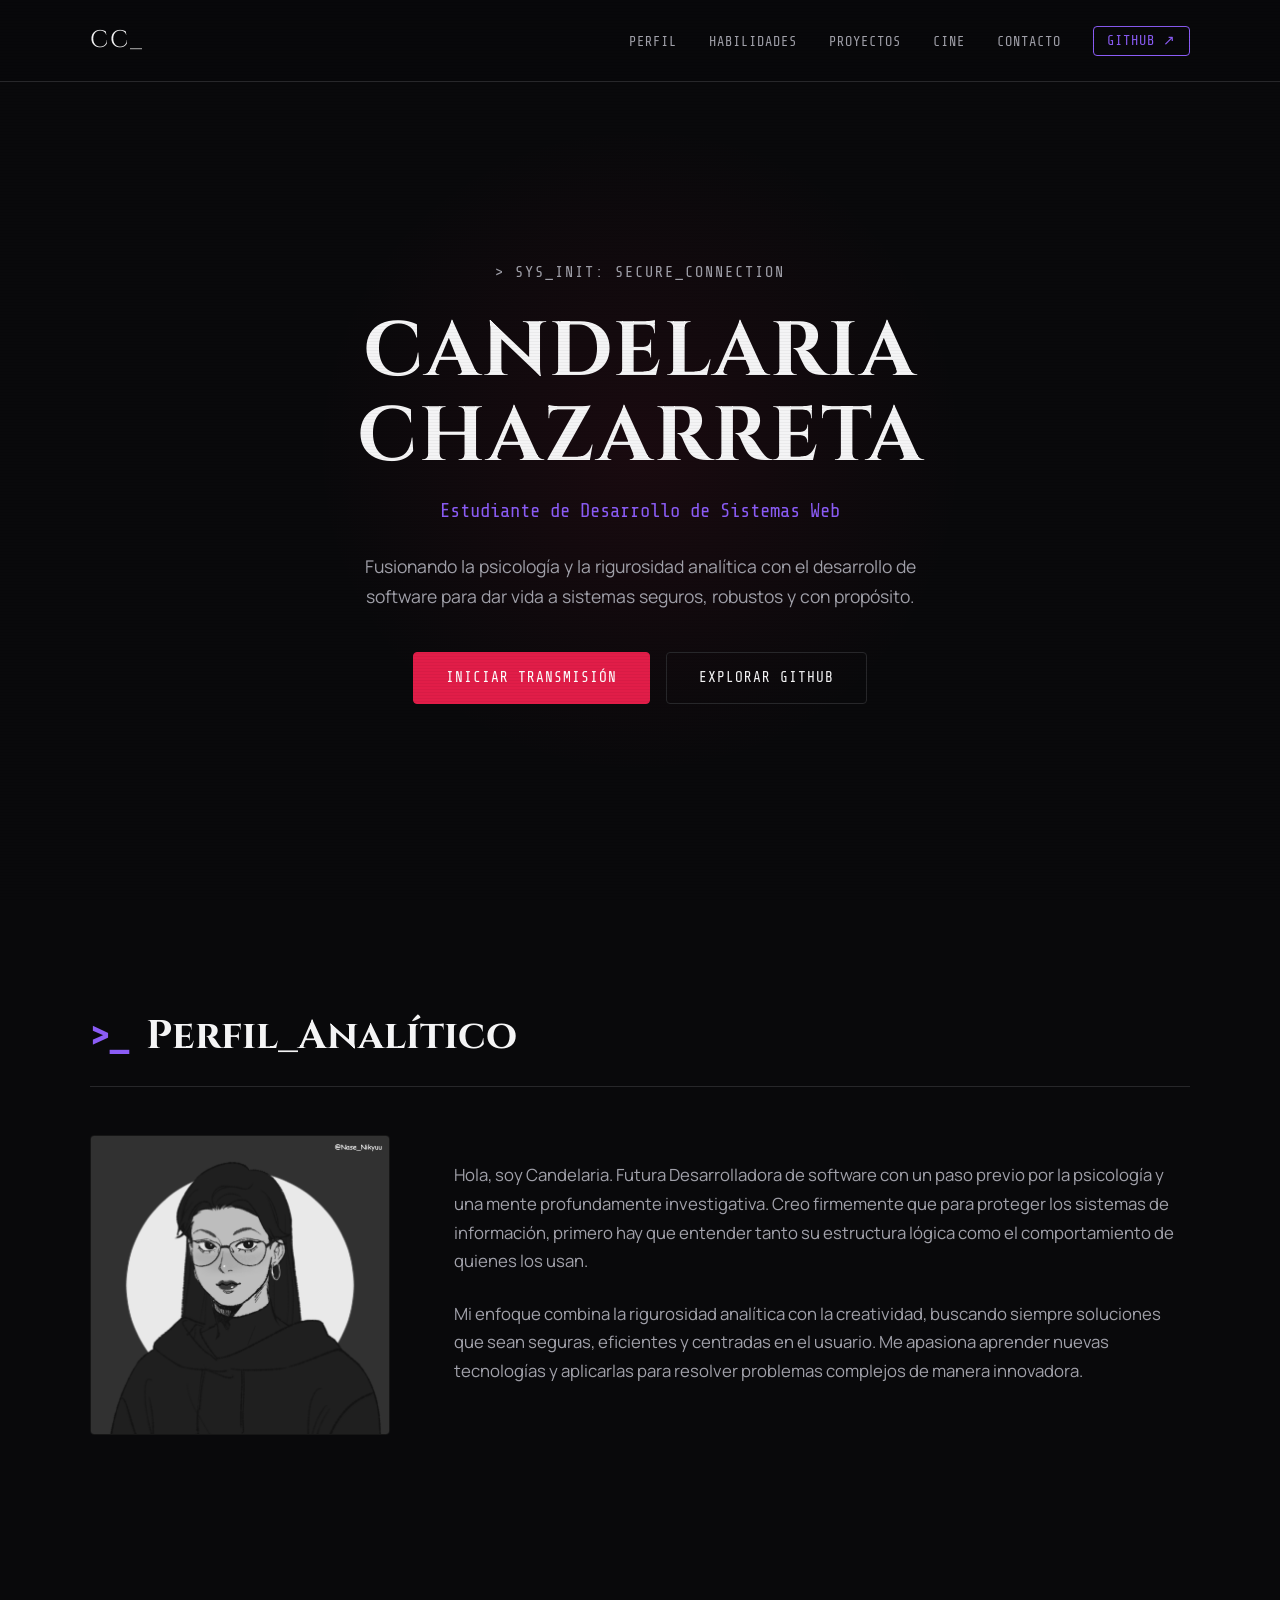
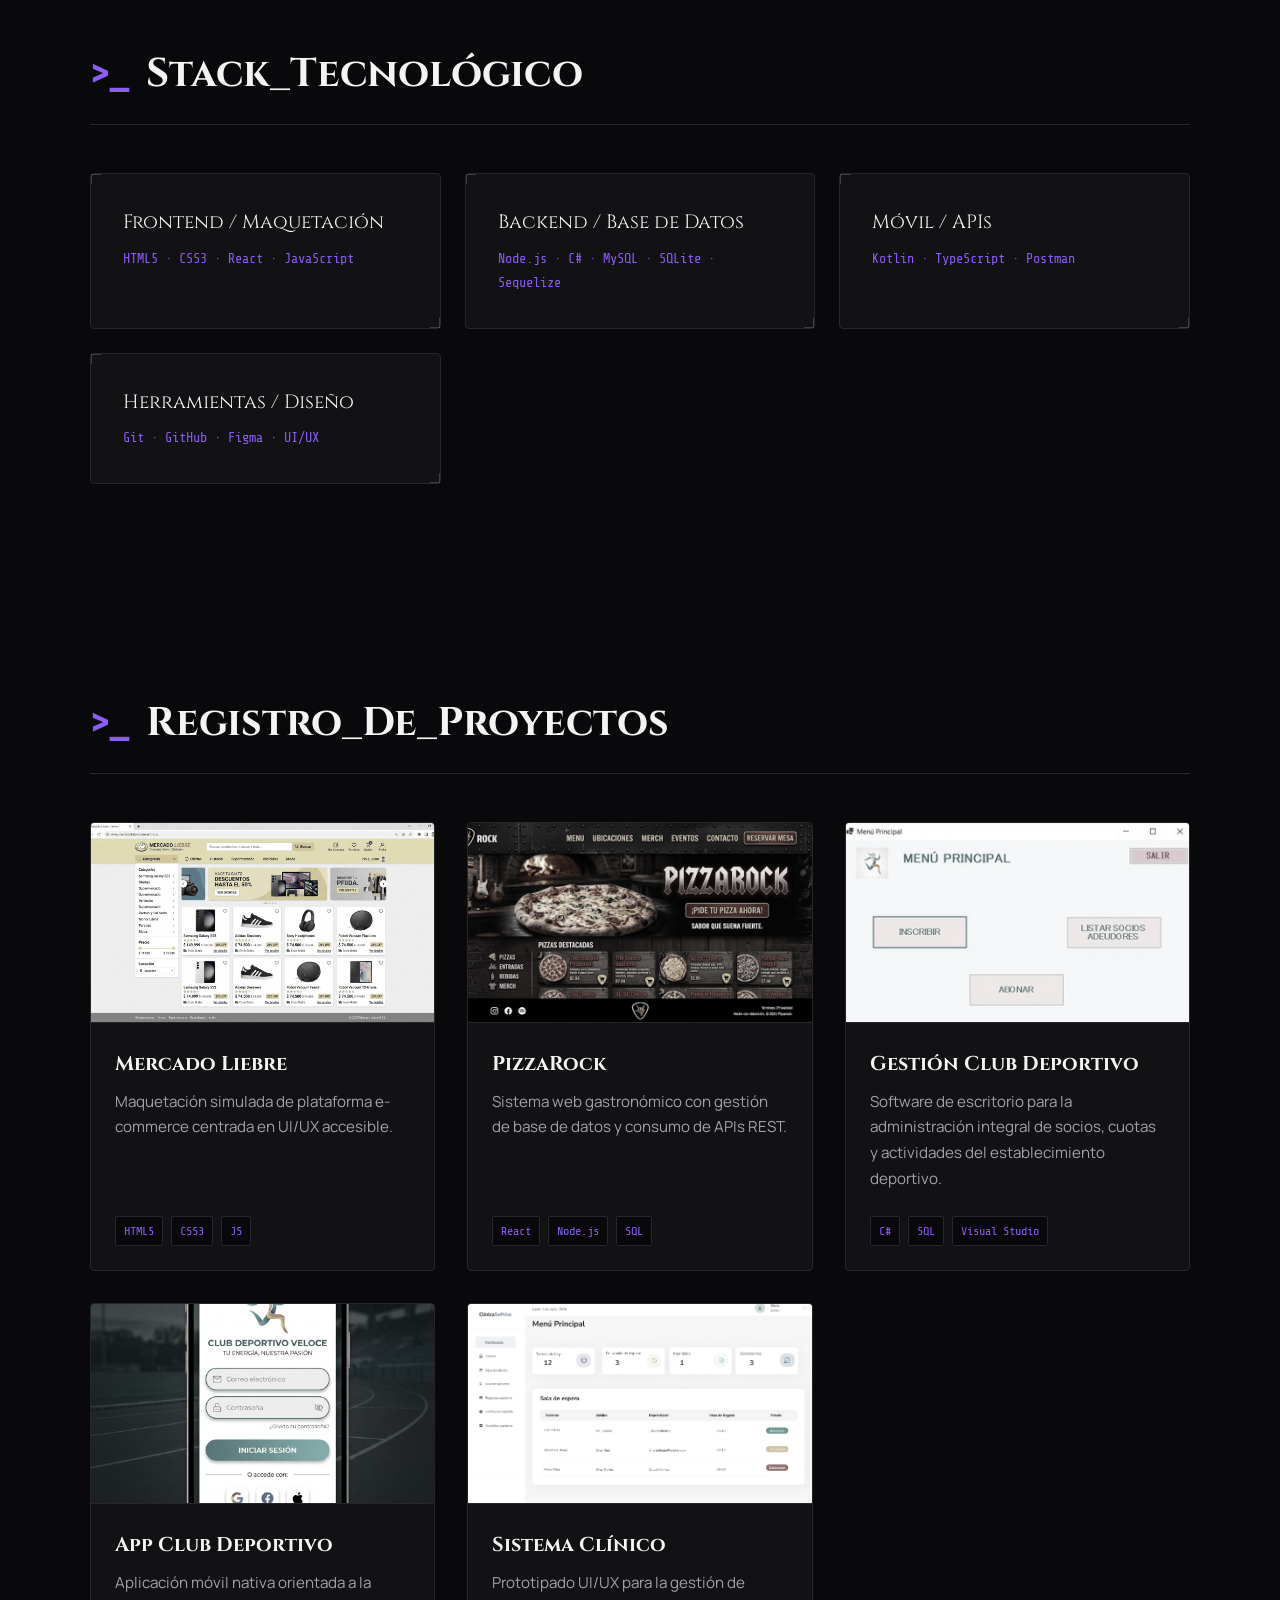
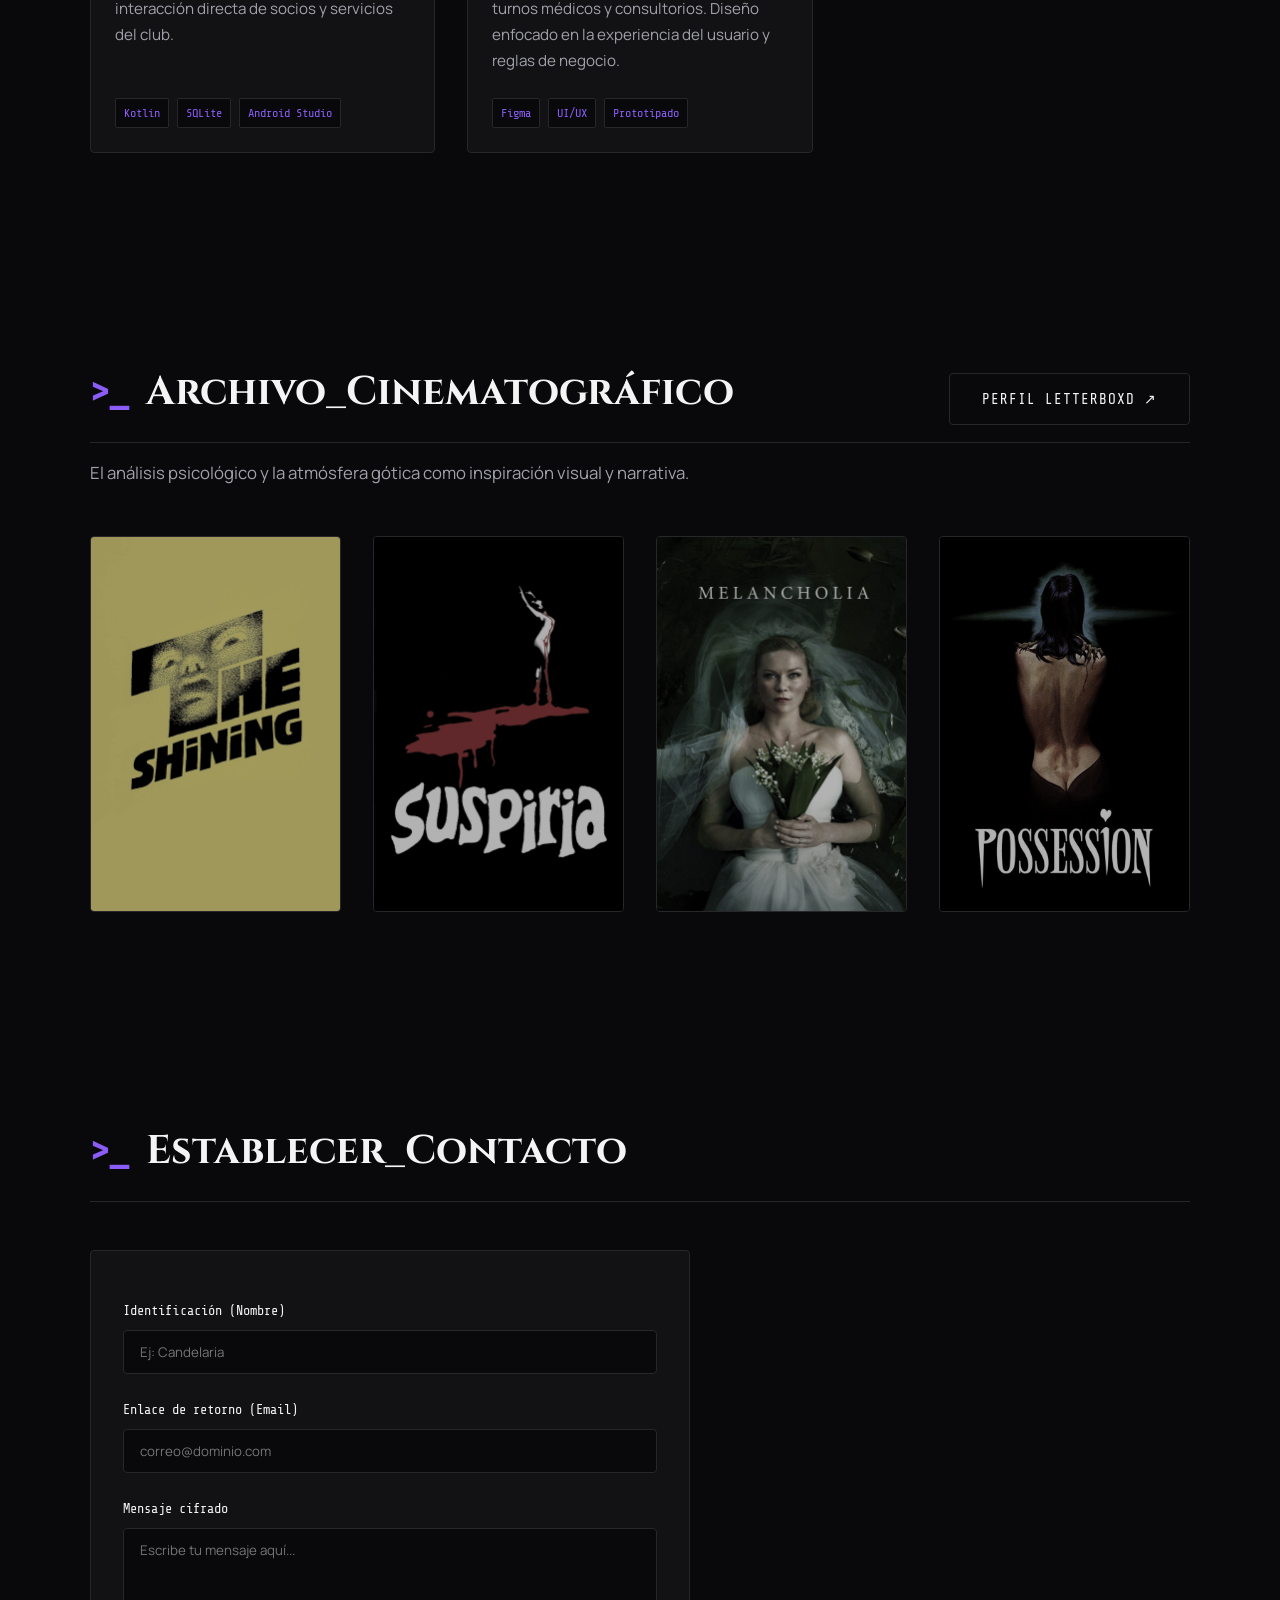
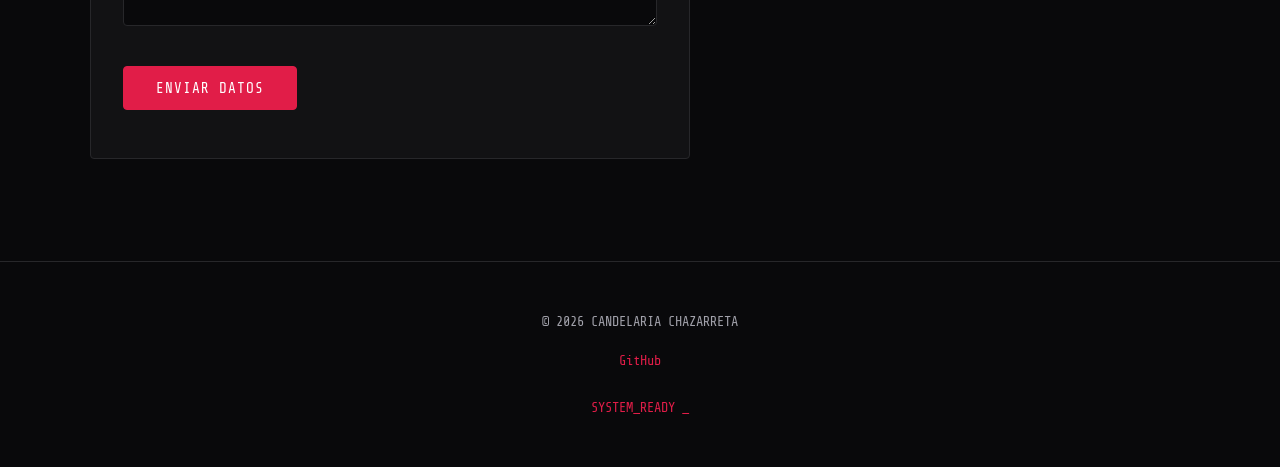
<file: index.html>
<!DOCTYPE html>
<html lang="es">
<head>
  <meta charset="UTF-8">
  <meta name="viewport" content="width=device-width, initial-scale=1.0">
  <title>Candelaria Chazarreta · Portfolio</title>
  <meta name="description" content="Landing de portfolio personal de Candelaria Chazarreta, estudiante de sistemas y desarrolladora enfocada en ciberseguridad.">

  <!-- Google Fonts: Cinzel (Gótico/Elegante), Manrope (Limpio/Moderno), Share Tech Mono (Terminal) -->
  <link rel="preconnect" href="https://fonts.googleapis.com">
  <link rel="preconnect" href="https://fonts.gstatic.com" crossorigin>
  <link href="https://fonts.googleapis.com/css2?family=Cinzel:wght@500;700&family=Manrope:wght@300;400;600&family=Share+Tech+Mono&display=swap" rel="stylesheet">

  <link rel="stylesheet" href="./css/style.css">
</head>
<body>

  <!-- Capa de scanlines: sutileza mejorada -->
  <div class="scanlines" aria-hidden="true"></div>

  <!-- HEADER -->
  <header class="site-header" role="banner">
    <nav class="navbar" aria-label="Navegación principal">
      <a href="#inicio" class="logo" aria-label="Ir al inicio">CC<span class="cursor">_</span></a>
      <ul class="nav-links">
        <li><a href="#sobre-mi">Perfil</a></li>
        <li><a href="#habilidades">Habilidades</a></li>
        <li><a href="#proyectos">Proyectos</a></li>
        <li><a href="#personal">Cine</a></li>
        <li><a href="#contacto">Contacto</a></li>
        <li>
          <!-- Requisito PFO1: Enlace visible a GitHub -->
          <a href="https://github.com/kndxt" target="_blank" rel="noopener noreferrer" class="github-link" aria-label="Visitar mi perfil de GitHub">
            GitHub <span aria-hidden="true">↗</span>
          </a>
        </li>
      </ul>
    </nav>
  </header>

  <!-- MAIN -->
  <main role="main">

    <!-- HERO -->
    <section id="inicio" class="hero" aria-labelledby="hero-title">
      <div class="hero-glow" aria-hidden="true"></div>
      <div class="hero-content">
        <p class="eyebrow">&gt; SYS_INIT: SECURE_CONNECTION</p>
        <h1 id="hero-title" class="title">Candelaria Chazarreta</h1>
        <p class="hero-role">Estudiante de Desarrollo de Sistemas Web</p>
        <p class="hero-tagline">Fusionando la psicología y la rigurosidad analítica con el desarrollo de software para dar vida a sistemas seguros, robustos y con propósito.</p>
        <div class="hero-actions">
          <a href="#contacto" class="btn btn-primary">Iniciar Transmisión</a>
          <a href="https://github.com/kndxt" target="_blank" rel="noopener noreferrer" class="btn btn-secondary">
            Explorar GitHub
          </a>
        </div>
      </div>
    </section>

    <!-- SOBRE MÍ -->
    <section id="sobre-mi" class="section about" aria-labelledby="about-title">
      <h2 id="about-title"><span class="prompt">&gt;_</span> Perfil_Analítico</h2>
      <div class="about-content">
        <div class="profile-wrapper">
          <img
            src="/assets/avatar-1.png"
            alt="Fotografía de Candelaria Chazarreta"
            class="profile-photo"
            width="300"
            height="300"
            loading="lazy"
          >
        </div>
        <div class="about-text">
          <p>
            Hola, soy Candelaria. Futura Desarrolladora de software con un paso previo por la psicología y una mente profundamente investigativa. Creo firmemente que para proteger los sistemas de información, primero hay que entender tanto su estructura lógica como el comportamiento de quienes los usan. 
          </p>
          <p>
            Mi enfoque combina la rigurosidad analítica con la creatividad, buscando siempre soluciones que sean seguras, eficientes y centradas en el usuario. Me apasiona aprender nuevas tecnologías y aplicarlas para resolver problemas complejos de manera innovadora.
          </p>
        </div>
      </div>
    </section>

    <!-- HABILIDADES -->
    <section id="habilidades" class="section skills" aria-labelledby="skills-title">
      <h2 id="skills-title"><span class="prompt">&gt;_</span> Stack_Tecnológico</h2>
      <ul class="skills-grid">
        <li class="skill-card">
          <span class="skill-name">Frontend / Maquetación</span>
          <p class="skill-tags">HTML5 · CSS3 · React · JavaScript</p>
        </li>
        <li class="skill-card">
          <span class="skill-name">Backend / Base de Datos</span>
          <p class="skill-tags">Node.js · C# · MySQL · SQLite · Sequelize</p>
        </li>
        <li class="skill-card">
          <span class="skill-name">Móvil / APIs</span>
          <p class="skill-tags">Kotlin · TypeScript · Postman</p>
        </li>
        <li class="skill-card">
          <span class="skill-name">Herramientas / Diseño</span>
          <p class="skill-tags">Git · GitHub · Figma · UI/UX</p>
        </li>
      </ul>
    </section>

    <!-- MIS PROYECTOS -->
    <section id="proyectos" class="section projects" aria-labelledby="projects-title">
      <h2 id="projects-title"><span class="prompt">&gt;_</span> Registro_De_Proyectos</h2>
      <ul class="projects-grid">
        
        <!-- Proyecto 1 -->
        <li class="project-card">
          <div class="project-visual">
            <img src="/assets/mercado-liebre.jpg" alt="Vista previa de Mercado Liebre" loading="lazy">
          </div>
          <div class="project-content">
            <h3 class="project-title">Mercado Liebre</h3>
            <p class="project-desc">Maquetación simulada de plataforma e-commerce centrada en UI/UX accesible.</p>
            <div class="tech-stack">
              <span>HTML5</span><span>CSS3</span><span>JS</span>
            </div>
          </div>
        </li>

        <!-- Proyecto 2 -->
        <li class="project-card">
          <div class="project-visual">
            <img src="/assets/pizzarock.jpg" alt="Vista previa de PizzaRock" loading="lazy">
          </div>
          <div class="project-content">
            <h3 class="project-title">PizzaRock</h3>
            <p class="project-desc">Sistema web gastronómico con gestión de base de datos y consumo de APIs REST.</p>
            <div class="tech-stack">
              <span>React</span><span>Node.js</span><span>SQL</span>
            </div>
          </div>
        </li>
        
        <!-- Proyecto 3: Club Deportivo (Escritorio) -->
        <li class="project-card">
          <div class="project-visual">
            <img src="/assets/program-clubdepo.jpg" alt="Vista previa del software de gestión del club deportivo" loading="lazy">
          </div>
          <div class="project-content">
            <h3 class="project-title">Gestión Club Deportivo</h3>
            <p class="project-desc">Software de escritorio para la administración integral de socios, cuotas y actividades del establecimiento deportivo.</p>
            <div class="tech-stack">
              <span>C#</span><span>SQL</span><span>Visual Studio</span>
            </div>
          </div>
        </li>

        <!-- Proyecto 4: Club Deportivo (Móvil) -->
        <li class="project-card">
          <div class="project-visual">
            <img src="/assets/app-clubdepo.jpg" alt="Vista previa de la App del Club Deportivo" loading="lazy">
          </div>
          <div class="project-content">
            <h3 class="project-title">App Club Deportivo</h3>
            <p class="project-desc">Aplicación móvil nativa orientada a la interacción directa de socios y servicios del club.</p>
            <div class="tech-stack">
              <span>Kotlin</span><span>SQLite</span><span>Android Studio</span>
            </div>
          </div>
        </li>


        <!-- Proyecto 5: Prototipo Clínica -->
        <li class="project-card">
          <div class="project-visual">
            <img src="/assets/proto-figma.png" alt="Vista previa del prototipo del Sistema Clínico en Figma" loading="lazy">
          </div>
          <div class="project-content">
            <h3 class="project-title">Sistema Clínico</h3>
            <p class="project-desc">Prototipado UI/UX para la gestión de turnos médicos y consultorios. Diseño enfocado en la experiencia del usuario y reglas de negocio.</p>
            <div class="tech-stack">
              <span>Figma</span><span>UI/UX</span><span>Prototipado</span>
            </div>
          </div>
        </li>
      </ul>
    </section>

    <!-- SECCIÓN PERSONAL -->
    <section id="personal" class="section movies" aria-labelledby="movies-title">
      <div class="movies-header">
        <h2 id="movies-title"><span class="prompt">&gt;_</span> Archivo_Cinematográfico</h2>
        <a href="https://boxd.it/2oyID" target="_blank" rel="noopener noreferrer" class="btn btn-secondary letterboxd-btn">
          Perfil Letterboxd ↗
        </a>
      </div>
      <p class="section-intro">El análisis psicológico y la atmósfera gótica como inspiración visual y narrativa.</p>
      
      <div class="movies-grid">
        <article class="movie-poster">
          <img src="/assets/the-shinning-p.jpg" alt="Póster de The Shining" width="300" height="450" loading="lazy">
          <div class="movie-info">
            <h4>The Shining (1980)</h4>
            <p>Dir. Stanley Kubrick</p>
          </div>
        </article>
        <article class="movie-poster">
          <img src="/assets/suspiria-1977-p.jpg" alt="Póster de Suspiria" width="300" height="450" loading="lazy">
          <div class="movie-info">
            <h4>Suspiria (1977)</h4>
            <p>Dir. Dario Argento</p>
          </div>
        </article>
        <article class="movie-poster">
          <img src="/assets/melancholia-2011-p.jpg" alt="Póster de Melancholia" width="300" height="450" loading="lazy">
          <div class="movie-info">
            <h4>Melancholia (2011)</h4>
            <p>Dir. Lars von Trier</p>
          </div>
        </article>
        <article class="movie-poster">
          <img src="/assets/possession-p.jpg" alt="Póster de Possession" width="300" height="450" loading="lazy">
          <div class="movie-info">
            <h4>Possession (1981)</h4>
            <p>Dir. Andrzej Żuławski</p>
          </div>
        </article>
      </div>
    </section>

    <!-- CONTACTO -->
    <section id="contacto" class="section contact" aria-labelledby="contact-title">
      <h2 id="contact-title"><span class="prompt">&gt;_</span> Establecer_Contacto</h2>
      <form class="contact-form" action="#" method="post">
        <div class="form-group">
          <!-- Requisito PFO1: form con label -->
          <label for="name">Identificación (Nombre)</label>
          <input type="text" id="name" name="name" required placeholder="Ej: Candelaria">
        </div>
        <div class="form-group">
          <label for="email">Enlace de retorno (Email)</label>
          <input type="email" id="email" name="email" required placeholder="correo@dominio.com">
        </div>
        <div class="form-group">
          <label for="message">Mensaje cifrado</label>
          <textarea id="message" name="message" rows="4" required placeholder="Escribe tu mensaje aquí..."></textarea>
        </div>
        <button type="submit" class="btn btn-primary">Enviar Datos</button>
      </form>
    </section>

  </main>

  <!-- FOOTER -->
  <footer class="site-footer" role="contentinfo">
    <div class="footer-content">
      <p>© 2026 CANDELARIA CHAZARRETA</p>
      <div class="footer-links">
        <a href="https://github.com/kndxt" target="_blank" rel="noopener noreferrer">GitHub</a>
      </div>
    </div>
    <p class="footer-status">SYSTEM_READY <span class="cursor">_</span></p>
  </footer>

</body>
</html>
</file>
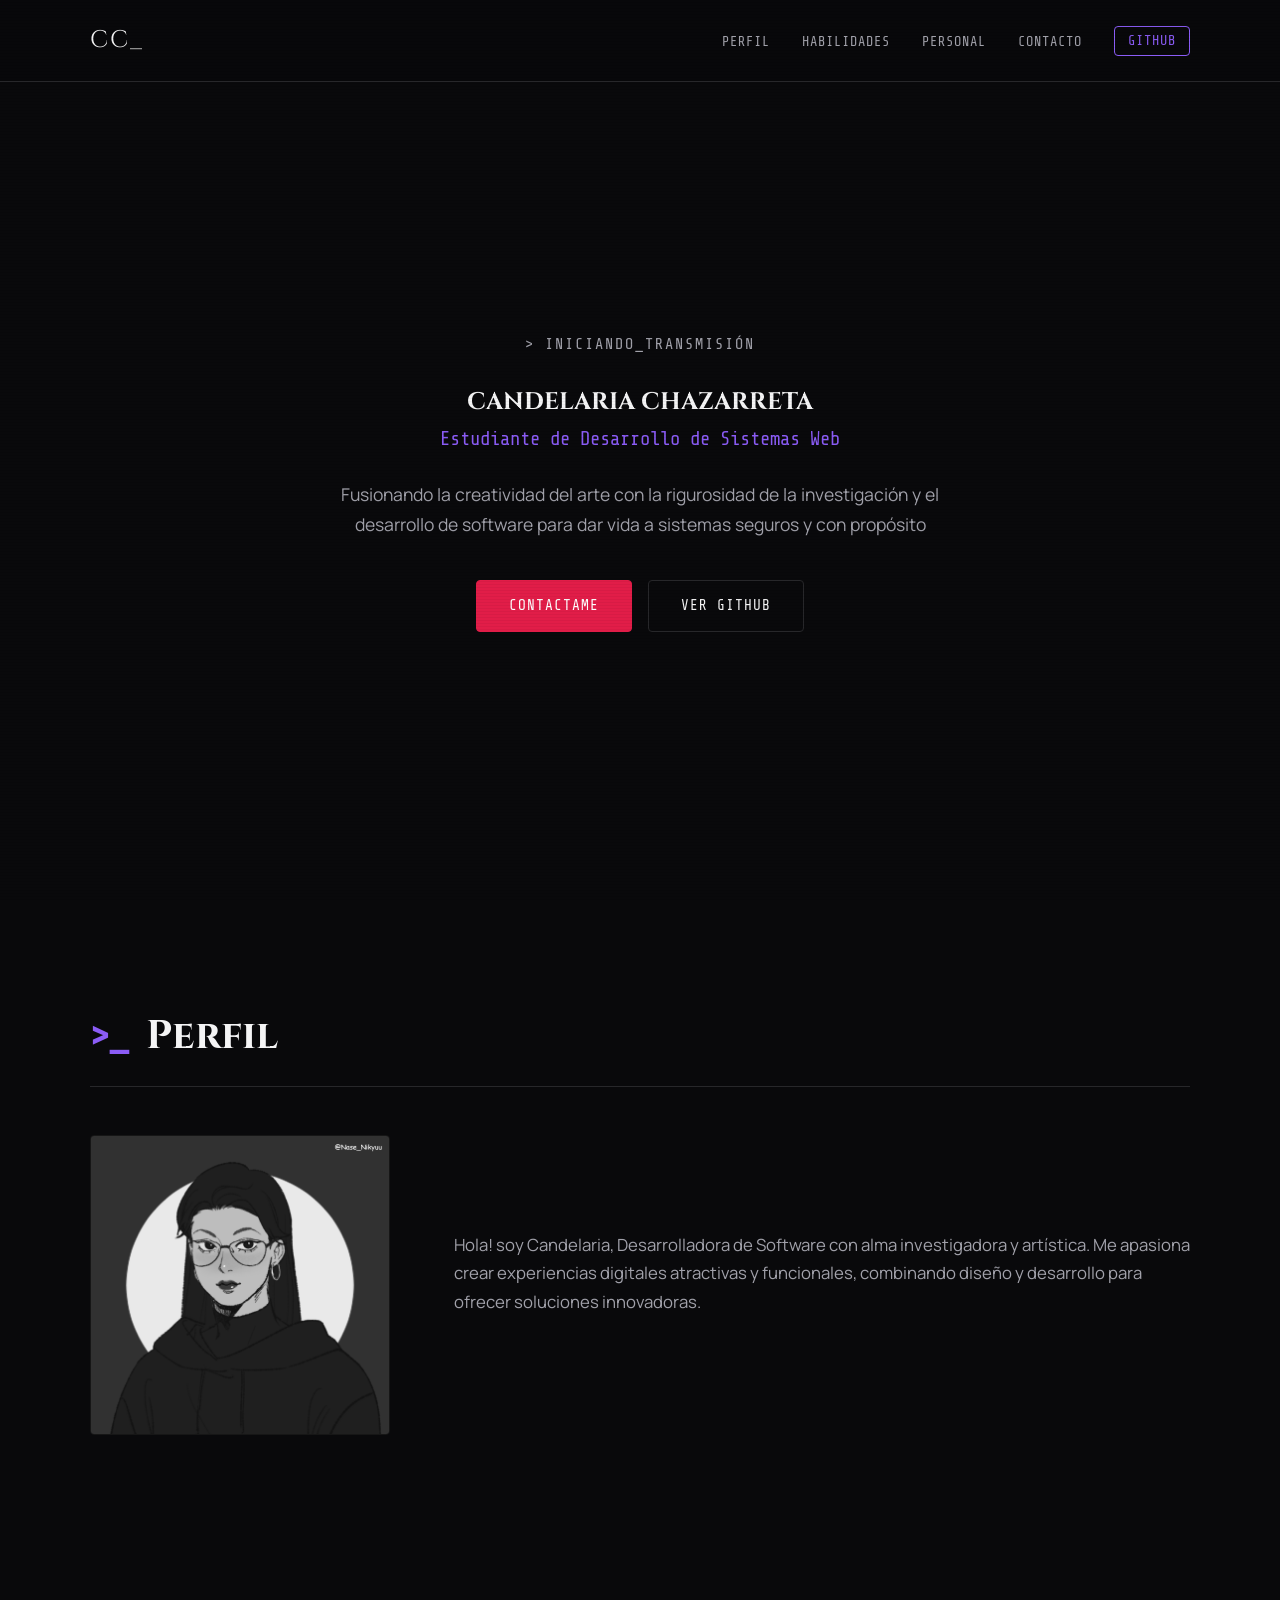
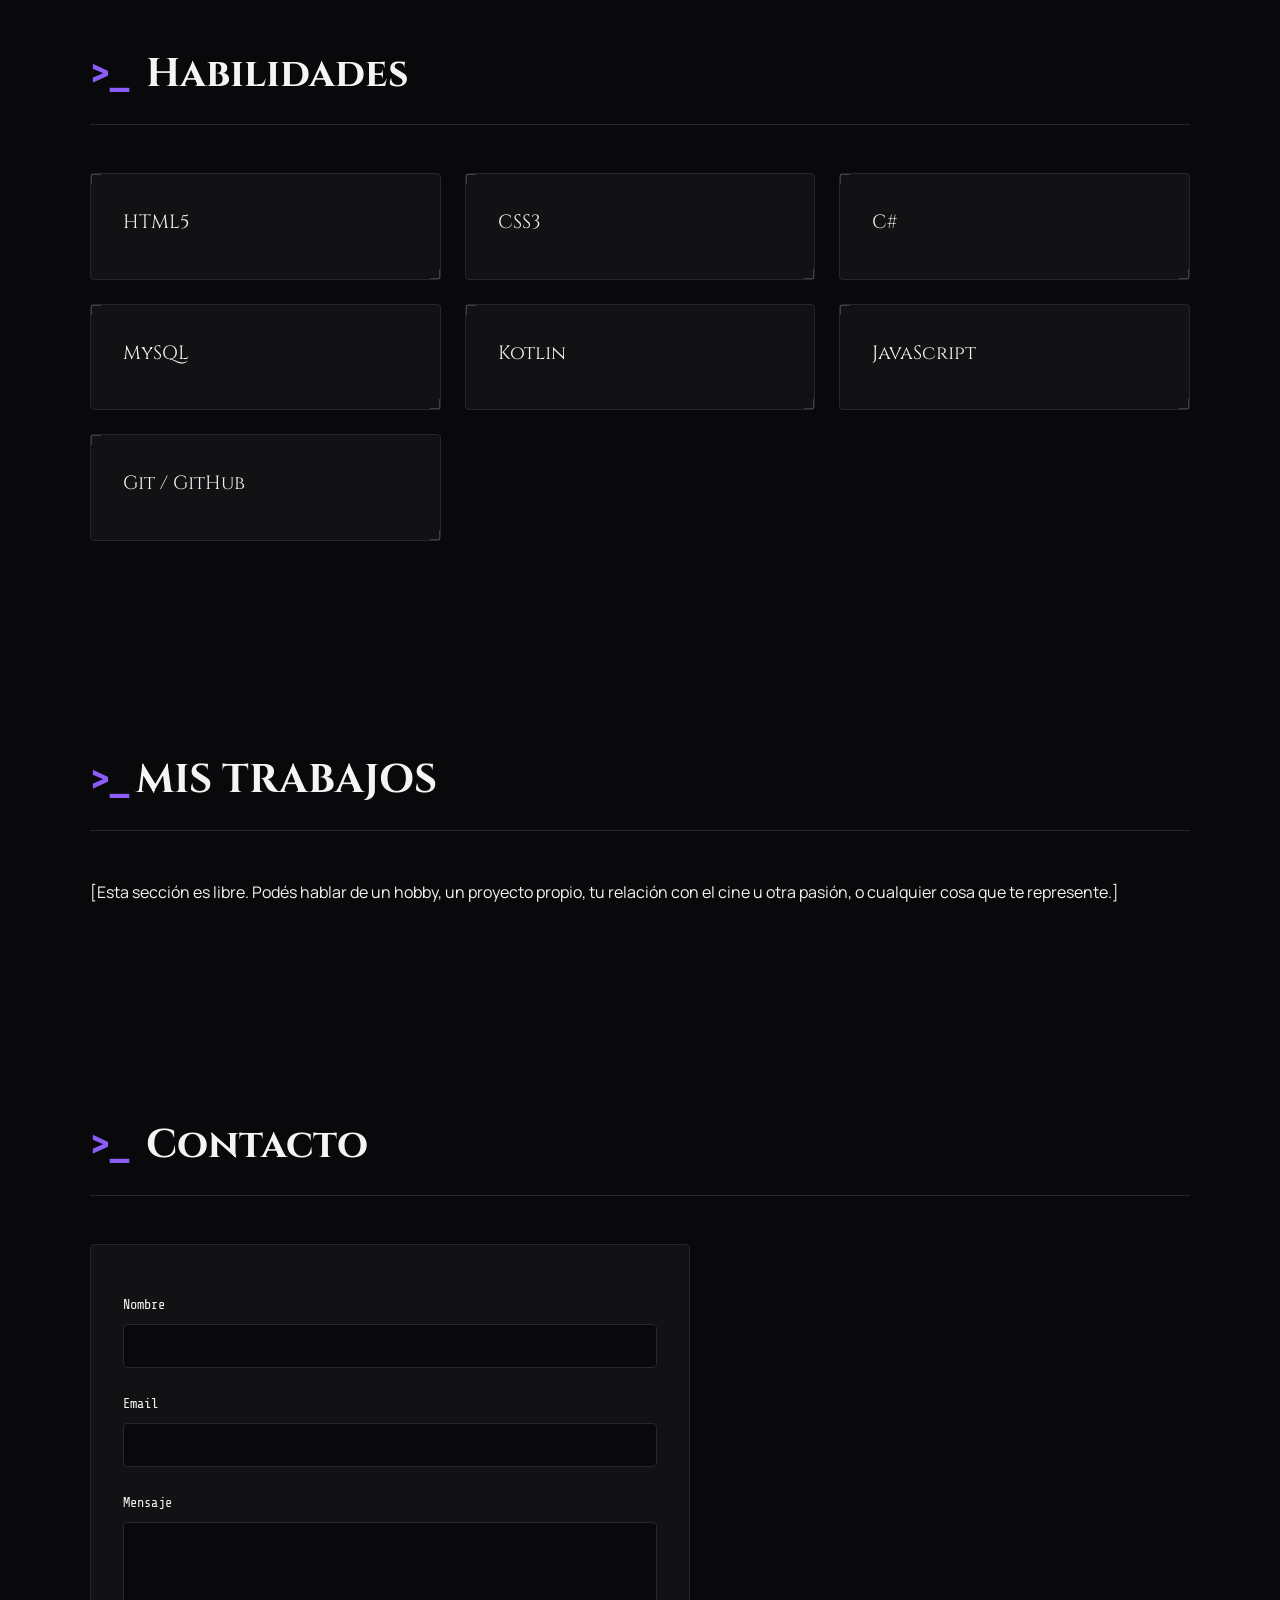
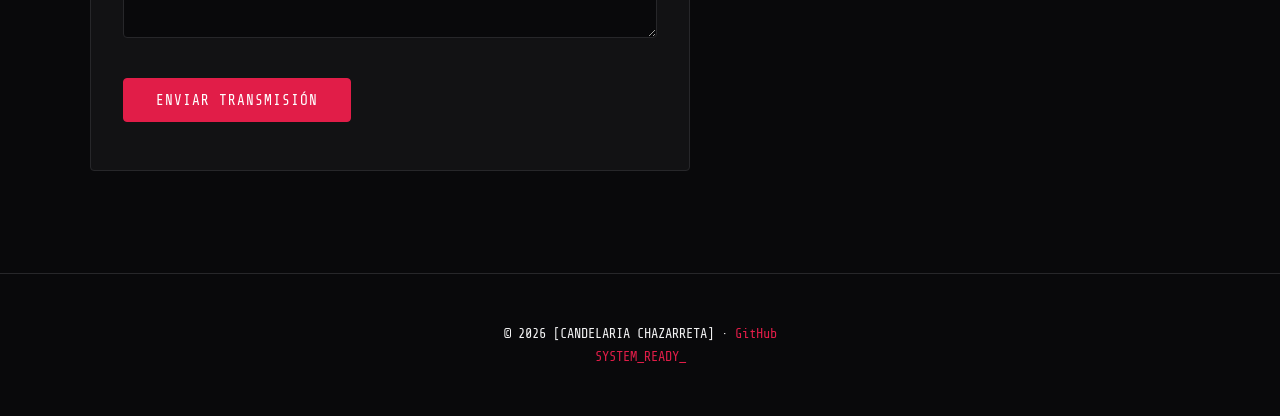
<file: view/index.html>
<!DOCTYPE html>
<html lang="es">
<head>
  <meta charset="UTF-8">
  <meta name="viewport" content="width=device-width, initial-scale=1.0">
  <title>Candelaria Chazarreta · Portfolio</title>
  <meta name="description" content="Landing de portfolio personal de [Nombre Apellido], estudiante y desarrollador/a web front end.">

  <!-- Google Fonts: Orbitron (títulos), Rajdhani (texto), Space Mono (etiquetas tipo terminal) -->
  <link rel="preconnect" href="https://fonts.googleapis.com">
  <link rel="preconnect" href="https://fonts.gstatic.com" crossorigin>
  <link href="https://fonts.googleapis.com/css2?family=Cinzel:wght@600;700&family=Manrope:wght@400;500;600;700&family=Share+Tech+Mono&display=swap" rel="stylesheet">

  <link rel="stylesheet" href="/css/style.css">
</head>
<body>

  <!-- Capa de scanlines: puramente decorativa, no aporta contenido -->
  <div class="scanlines" aria-hidden="true"></div>

  <!-- HEADER: contiene la navegación principal fija -->
  <header class="site-header">
    <nav class="navbar" aria-label="Navegación principal">
      <a href="#inicio" class="logo">CC<span class="cursor">_</span></a>
      <ul class="nav-links">
        <li><a href="#sobre-mi">Perfil</a></li>
        <li><a href="#habilidades">Habilidades</a></li>
        <li><a href="#personal">Personal</a></li>
        <li><a href="#contacto">Contacto</a></li>
        <li>
          <a href="https://github.com/kndxt" target="_blank" rel="noopener noreferrer" class="github-link">
            GitHub
          </a>
        </li>
      </ul>
    </nav>
  </header>

  <!-- MAIN: todo el contenido central de la landing vive acá -->
  <main>

    <!-- HERO: primera pantalla, presenta nombre y rol -->
    <section id="inicio" class="hero">
      <div class="hero-grid" aria-hidden="true"></div>
      <div class="hero-content">
        <p class="eyebrow">&gt; INICIANDO_TRANSMISIÓN</p>
        <h1 class="glitch" data-text="CANDELARIA CHAZARRETA">CANDELARIA CHAZARRETA</h1>
        <p class="hero-role">Estudiante de Desarrollo de Sistemas Web</p>
        <p class="hero-tagline">Fusionando la creatividad del arte con la rigurosidad de la investigación y el desarrollo de software para dar vida a sistemas seguros y con propósito</p>
        <div class="hero-actions">
          <a href="#contacto" class="btn btn-primary">Contactame</a>
          <a href="https://github.com/kndxt" target="_blank" rel="noopener noreferrer" class="btn btn-secondary">
            Ver GitHub
          </a>
        </div>
      </div>
    </section>

    <!-- SOBRE MÍ: presentación personal, requisito de la consigna -->
    <section id="sobre-mi" class="section about">
      <h2><span class="prompt">&gt;_</span> Perfil</h2>
      <div class="about-content">
        <img
          src="/assets/avatar.png"
          alt="avatar"
          class="profile-photo"
          width="440"
          height="440"
        >
        <div class="about-text">
          <p>
            Hola! soy Candelaria, Desarrolladora de Software con alma investigadora y artística. Me apasiona crear experiencias digitales atractivas y funcionales, combinando diseño y desarrollo para ofrecer soluciones innovadoras.
          </p>
        </div>
      </div>
    </section>

    <!-- HABILIDADES: grid de tarjetas con nivel, usa CSS Grid -->
    <section id="habilidades" class="section skills">
      <h2><span class="prompt">&gt;_</span> Habilidades</h2>
      <ul class="skills-grid">
        <li class="skill-card">
          <span class="skill-name">HTML5</span>
          <div class="skill-bar"><span style="--level: 85%;"></span></div>
        </li>
        <li class="skill-card">
          <span class="skill-name">CSS3</span>
          <div class="skill-bar"><span style="--level: 80%;"></span></div>
        </li>
        <li class="skill-card">
          <span class="skill-name">C#</span>
          <div class="skill-bar"><span style="--level: 70%;"></span></div>
        </li>
        <li class="skill-card">
          <span class="skill-name">MySQL</span>
          <div class="skill-bar"><span style="--level: 65%;"></span></div>
        </li>
        <li class="skill-card">
          <span class="skill-name">Kotlin</span>
          <div class="skill-bar"><span style="--level: 50%;"></span></div>
        </li>
        <li class="skill-card">
          <span class="skill-name">JavaScript</span>
          <div class="skill-bar"><span style="--level: 50%;"></span></div>
        </li>
        <li class="skill-card">
          <span class="skill-name">Git / GitHub</span>
          <div class="skill-bar"><span style="--level: 50%;"></span></div>
        </li>
      </ul>
    </section>

    <!-- SECCIÓN PERSONAL A ELECCIÓN: acá va lo que quieras mostrar de vos -->
    <section id="personal" class="section personal">
      <h2><span class="prompt">&gt;_</span>MIS TRABAJOS</h2>
      <p>
        [Esta sección es libre. Podés hablar de un hobby, un proyecto propio,
        tu relación con el cine u otra pasión, o cualquier cosa que te represente.]
      </p>
    </section>

    <!-- CONTACTO: formulario accesible con label asociado a cada input -->
    <section id="contacto" class="section contact">
      <h2><span class="prompt">&gt;_</span> Contacto</h2>
      <form class="contact-form" action="#" method="post">
        <div class="form-group">
          <label for="name">Nombre</label>
          <input type="text" id="name" name="name" required>
        </div>
        <div class="form-group">
          <label for="email">Email</label>
          <input type="email" id="email" name="email" required>
        </div>
        <div class="form-group">
          <label for="message">Mensaje</label>
          <textarea id="message" name="message" rows="5" required></textarea>
        </div>
        <button type="submit" class="btn btn-primary">Enviar transmisión</button>
      </form>
    </section>

  </main>

  <!-- FOOTER: cierre con enlace a GitHub, requisito visible de la consigna -->
  <footer class="site-footer">
    <p>
      © 2026 [CANDELARIA CHAZARRETA] ·
      <a href="https://github.com/kndxt" target="_blank" rel="noopener noreferrer">GitHub</a>
    </p>
    <p class="footer-status">SYSTEM_READY<span class="cursor">_</span></p>
  </footer>

</body>
</html>
</file>
<file: css/style.css>
/* =========================================================
   RESET BÁSICO
   ========================================================= */
*, *::before, *::after {
  box-sizing: border-box;
  margin: 0;
  padding: 0;
}

html {
  scroll-behavior: smooth;
}

img {
  max-width: 100%;
  display: block;
}

/* =========================================================
   VARIABLES / TOKENS — ELEGANCIA CYBER-GÓTICA
   Paleta refinada: Menos saturación, mayor contraste.
   ========================================================= */
:root {
  --void: #09090b; /* Negro más suave, titanio oscuro */
  --panel: #121214; /* Gris elegante para tarjetas */
  --panel-border: #27272a;
  
  --rose: #e11d48; /* Carmesí / Rosa oscuro profesional */
  --rose-dim: rgba(225, 29, 72, 0.15);
  --violet: #8b5cf6; /* Acento técnico */
  
  --text-main: #f4f4f5;
  --text-muted: #a1a1aa;

  --font-display: 'Cinzel', serif;
  --font-body: 'Manrope', sans-serif;
  --font-mono: 'Share Tech Mono', monospace;

  /* Requisito PFO1: Unidades relativas para fluidez */
  --section-padding: clamp(4rem, 8vw, 8rem);
  --content-width: min(1100px, 90vw);
}

/* =========================================================
   BASE
   ========================================================= */
body {
  background: var(--void);
  color: var(--text-main);
  font-family: var(--font-body);
  font-size: 1rem;
  line-height: 1.7;
  -webkit-font-smoothing: antialiased;
}

h1, h2, h3, h4 {
  font-family: var(--font-display);
  font-weight: 700;
}

a {
  color: var(--rose);
  text-decoration: none;
  transition: color 0.3s ease;
}

.prompt {
  font-family: var(--font-mono);
  color: var(--violet);
  margin-right: 0.5rem;
  font-size: 0.9em;
}

.cursor {
  display: inline-block;
  animation: blink 1s steps(2, start) infinite;
}

/* Capa ambiente: mucho más sutil y profesional */
.scanlines {
  position: fixed;
  inset: 0;
  pointer-events: none;
  z-index: 999;
  background: repeating-linear-gradient(
    0deg,
    rgba(0, 0, 0, 0.1) 0px,
    rgba(0, 0, 0, 0.1) 1px,
    transparent 1px,
    transparent 3px
  );
  opacity: 0.4;
}

/* =========================================================
   HEADER
   ========================================================= */
.site-header {
  position: fixed;
  top: 0;
  width: 100%;
  z-index: 100;
  background: rgba(9, 9, 11, 0.85);
  backdrop-filter: blur(12px);
  border-bottom: 1px solid var(--panel-border);
}

.navbar {
  max-width: var(--content-width);
  margin: 0 auto;
  padding: 1.25rem 0;
  display: flex;
  align-items: center;
  justify-content: space-between;
  flex-wrap: wrap;
  gap: 1rem;
}

.logo {
  font-family: var(--font-display);
  color: var(--text-main);
  font-size: 1.5rem;
  letter-spacing: 2px;
}

.nav-links {
  display: flex;
  gap: 2rem;
  list-style: none;
  align-items: center;
}

.nav-links a {
  font-family: var(--font-mono);
  font-size: 0.85rem;
  color: var(--text-muted);
  text-transform: uppercase;
  letter-spacing: 1px;
}

.nav-links a:hover {
  color: var(--rose);
}

.nav-links .github-link {
  color: var(--violet);
  border: 1px solid var(--violet);
  padding: 0.4rem 0.8rem;
  border-radius: 4px;
}

.nav-links .github-link:hover {
  background: rgba(139, 92, 246, 0.1);
}

/* =========================================================
   HERO 
   ========================================================= */
.hero {
  position: relative;
  min-height: 100vh;
  display: flex;
  align-items: center;
  justify-content: center;
  text-align: center;
  padding: 6rem 1.5rem 2rem;
  overflow: hidden;
}

/* Resplandor sutil en lugar de rotación agresiva */
.hero-glow {
  position: absolute;
  width: 60vw;
  height: 60vw;
  background: radial-gradient(circle, rgba(225, 29, 72, 0.08) 0%, transparent 60%);
  top: 50%;
  left: 50%;
  transform: translate(-50%, -50%);
  z-index: 0;
}

.hero-content {
  position: relative;
  z-index: 1;
  max-width: 800px;
}

.eyebrow {
  font-family: var(--font-mono);
  color: var(--text-muted);
  font-size: 0.95rem;
  margin-bottom: 1.5rem;
  letter-spacing: 2px;
}

/* Título limpio y de alto impacto */
.title {
  font-size: clamp(2.5rem, 6vw, 5rem);
  line-height: 1.1;
  color: var(--text-main);
  text-transform: uppercase;
  letter-spacing: 2px;
  margin-bottom: 1rem;
}

.hero-role {
  font-family: var(--font-mono);
  color: var(--violet);
  font-size: 1.2rem;
  margin-bottom: 1.5rem;
}

.hero-tagline {
  color: var(--text-muted);
  font-size: 1.1rem;
  max-width: 600px;
  margin: 0 auto 2.5rem;
}

.hero-actions {
  display: flex;
  gap: 1rem;
  justify-content: center;
}

/* BOTONES */
.btn {
  font-family: var(--font-mono);
  font-size: 0.9rem;
  text-transform: uppercase;
  letter-spacing: 1px;
  padding: 0.8rem 2rem;
  border-radius: 4px;
  cursor: pointer;
  transition: all 0.3s ease;
}

.btn-primary {
  background: var(--rose);
  color: #fff;
  border: 1px solid var(--rose);
}

.btn-primary:hover {
  background: transparent;
  color: var(--rose);
  box-shadow: 0 0 15px var(--rose-dim);
}

.btn-secondary {
  background: transparent;
  color: var(--text-main);
  border: 1px solid var(--panel-border);
}

.btn-secondary:hover {
  border-color: var(--text-main);
}

/* =========================================================
   SECCIONES COMUNES
   ========================================================= */
.section {
  max-width: var(--content-width);
  margin: 0 auto;
  padding: var(--section-padding) 0;
}

.section h2 {
  font-size: clamp(1.75rem, 4vw, 2.5rem);
  margin-bottom: 3rem;
  border-bottom: 1px solid var(--panel-border);
  padding-bottom: 1rem;
}

/* =========================================================
   PERFIL
   ========================================================= */
.about-content {
  display: flex;
  gap: 4rem;
  align-items: center;
}

.profile-wrapper {
  flex-shrink: 0;
}

.profile-photo {
  width: clamp(200px, 25vw, 300px);
  height: clamp(200px, 25vw, 300px);
  border-radius: 4px; /* Más moderno que circular */
  object-fit: cover;
  border: 1px solid var(--panel-border);
  filter: grayscale(100%) contrast(1.2);
  transition: filter 0.4s ease;
}

.profile-photo:hover {
  filter: grayscale(0%);
}

.about-text p {
  margin-bottom: 1.5rem;
  color: var(--text-muted);
  font-size: 1.05rem;
}

/* =========================================================
   HABILIDADES (Reestructurado a formato "Tags")
   ========================================================= */
.skills-grid {
  display: grid;
  grid-template-columns: repeat(auto-fit, minmax(clamp(250px, 30vw, 300px), 1fr));
  gap: 1.5rem;
  list-style: none;
}

.skill-card {
  background: var(--panel);
  border: 1px solid var(--panel-border);
  padding: 2rem;
  border-radius: 4px;
  position: relative;
  transition: transform 0.3s ease, border-color 0.3s ease;
}

/* Corchetes sutiles en lugar de herrería pesada */
.skill-card::before, .skill-card::after {
  content: "";
  position: absolute;
  width: 10px;
  height: 10px;
  border: 1px solid var(--text-muted);
  opacity: 0.3;
  transition: border-color 0.3s ease, opacity 0.3s ease;
}
.skill-card::before { top: 0; left: 0; border-right: 0; border-bottom: 0; }
.skill-card::after { bottom: 0; right: 0; border-left: 0; border-top: 0; }

.skill-card:hover {
  transform: translateY(-5px);
  border-color: var(--text-muted);
}
.skill-card:hover::before, .skill-card:hover::after {
  border-color: var(--rose);
  opacity: 1;
}

.skill-name {
  font-family: var(--font-display);
  font-size: 1.2rem;
  color: var(--text-main);
  display: block;
  margin-bottom: 0.5rem;
}

.skill-tags {
  font-family: var(--font-mono);
  color: var(--violet);
  font-size: 0.85rem;
  line-height: 1.8;
}

/* =========================================================
   PROYECTOS
   ========================================================= */
.projects-grid {
  display: grid;
  grid-template-columns: repeat(auto-fit, minmax(min(100%, 320px), 1fr));
  gap: 2rem;
  list-style: none;
}

.project-card {
  background: var(--panel);
  border: 1px solid var(--panel-border);
  border-radius: 4px;
  overflow: hidden;
  display: flex;
  flex-direction: column;
  transition: all 0.3s ease;
}

.project-card:hover {
  border-color: var(--text-muted);
  transform: translateY(-5px);
}

.project-visual {
  height: 200px;
  overflow: hidden;
  border-bottom: 1px solid var(--panel-border);
}

.project-visual img {
  width: 100%;
  height: 100%;
  object-fit: cover;
  filter: grayscale(80%);
  transition: filter 0.5s ease, transform 0.5s ease;
}

.project-card:hover .project-visual img {
  filter: grayscale(0%);
  transform: scale(1.05);
}

.project-content {
  padding: 1.5rem;
  flex-grow: 1;
  display: flex;
  flex-direction: column;
}

.project-title {
  color: var(--text-main);
  font-size: 1.25rem;
  margin-bottom: 0.5rem;
}

.project-desc {
  color: var(--text-muted);
  font-size: 0.95rem;
  margin-bottom: 1.5rem;
  flex-grow: 1;
}

.tech-stack {
  display: flex;
  flex-wrap: wrap;
  gap: 0.5rem;
}

.tech-stack span {
  font-family: var(--font-mono);
  font-size: 0.75rem;
  background: var(--void);
  border: 1px solid var(--panel-border);
  padding: 0.25rem 0.5rem;
  border-radius: 2px;
  color: var(--violet);
}

/* =========================================================
   SECCIÓN PERSONAL (CINE)
   ========================================================= */
.movies-header {
  display: flex;
  justify-content: space-between;
  align-items: baseline;
  flex-wrap: wrap;
  gap: 1rem;
  margin-bottom: 1rem;
  border-bottom: 1px solid var(--panel-border);
  padding-bottom: 1rem;
}
.movies-header h2 {
  margin-bottom: 0;
  border-bottom: none;
  padding-bottom: 0;
}

.section-intro {
  color: var(--text-muted);
  margin-bottom: 3rem;
  font-size: 1.05rem;
}

.movies-grid {
  display: grid;
  grid-template-columns: repeat(auto-fit, minmax(200px, 1fr));
  gap: 2rem;
}

.movie-poster {
  position: relative;
  aspect-ratio: 2/3;
  border: 1px solid var(--panel-border);
  border-radius: 4px;
  overflow: hidden;
}

.movie-poster img {
  width: 100%;
  height: 100%;
  object-fit: cover;
  filter: grayscale(60%) brightness(0.7);
  transition: all 0.5s ease;
}

.movie-poster:hover img {
  filter: grayscale(0%) brightness(1);
  transform: scale(1.05);
}

.movie-info {
  position: absolute;
  bottom: 0;
  left: 0;
  width: 100%;
  padding: 1.5rem 1rem 1rem;
  background: linear-gradient(to top, rgba(9, 9, 11, 0.95) 40%, transparent);
  transform: translateY(100%);
  transition: transform 0.4s ease;
}

.movie-poster:hover .movie-info {
  transform: translateY(0);
}

.movie-info h4 {
  font-size: 1.1rem;
  color: var(--text-main);
  margin-bottom: 0.25rem;
}

.movie-info p {
  font-family: var(--font-mono);
  font-size: 0.8rem;
  color: var(--text-muted);
}

/* =========================================================
   CONTACTO
   ========================================================= */
.contact-form {
  max-width: 600px;
  background: var(--panel);
  padding: 3rem 2rem;
  border: 1px solid var(--panel-border);
  border-radius: 4px;
  display: flex;
  flex-direction: column;
  gap: 1.5rem;
}

.form-group {
  display: flex;
  flex-direction: column;
  gap: 0.5rem;
}

.form-group label {
  font-family: var(--font-mono);
  font-size: 0.85rem;
  color: var(--text-main);
}

.form-group input,
.form-group textarea {
  width: 100%;
  background: var(--void);
  border: 1px solid var(--panel-border);
  color: var(--text-main);
  font-family: var(--font-body);
  padding: 0.75rem 1rem;
  border-radius: 4px;
  transition: border-color 0.3s ease;
}

.form-group input:focus,
.form-group textarea:focus {
  outline: none;
  border-color: var(--rose);
}

.contact-form .btn {
  align-self: flex-start;
  margin-top: 1rem;
}

/* =========================================================
   FOOTER
   ========================================================= */
.site-footer {
  border-top: 1px solid var(--panel-border);
  padding: 3rem 1.5rem;
  text-align: center;
  font-family: var(--font-mono);
  font-size: 0.85rem;
}

.footer-content {
  display: flex;
  flex-direction: column;
  gap: 1rem;
  align-items: center;
  margin-bottom: 1.5rem;
  color: var(--text-muted);
}

.footer-links {
  display: flex;
  gap: 1.5rem;
}

.footer-status {
  color: var(--rose);
}

/* =========================================================
   ANIMACIONES BÁSICAS
   ========================================================= */
@keyframes blink {
  50% { opacity: 0; }
}

/* =========================================================
   RESPONSIVE
   ========================================================= */
@media (max-width: 768px) {
  .nav-links {
    display: none; /* En un caso real, aquí iría un menú hamburguesa */
  }
  
  .about-content {
    flex-direction: column;
    text-align: center;
  }
  
  .hero {
    padding-top: 8rem;
  }
}
</file>
